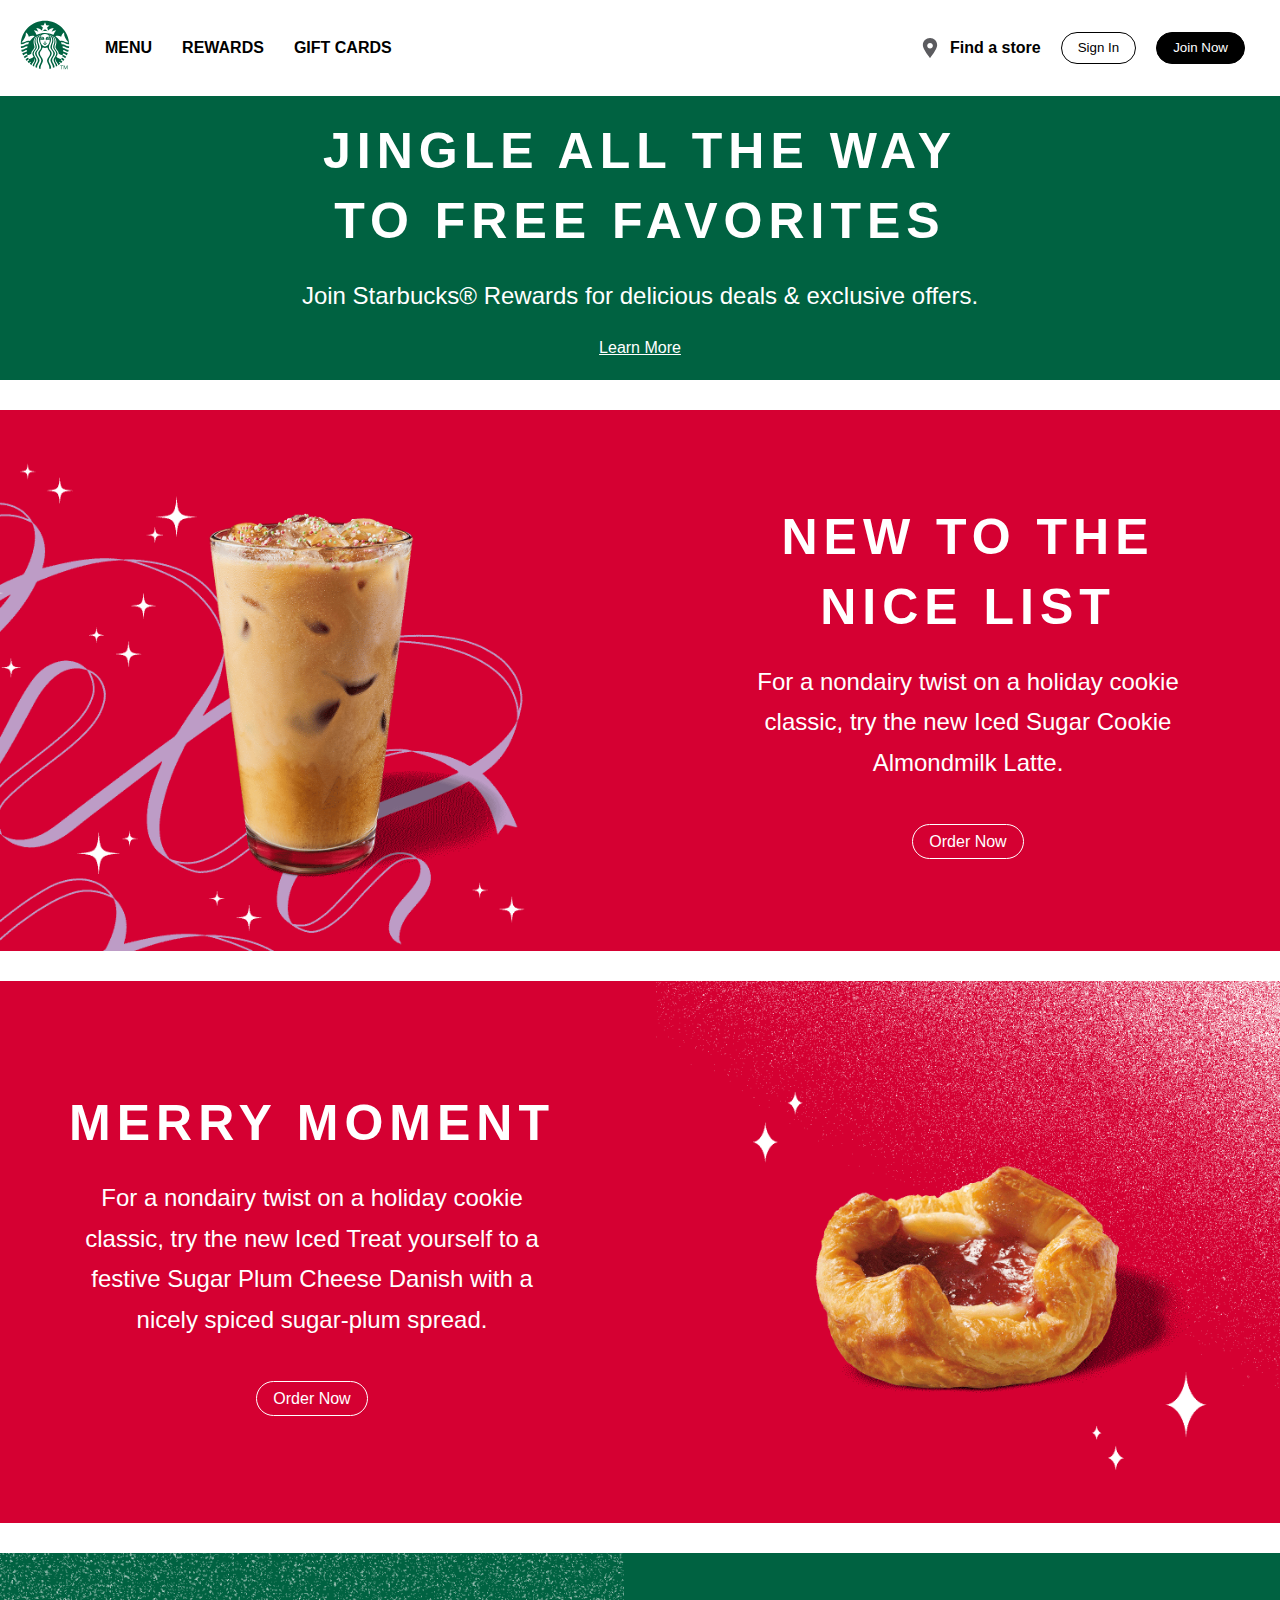
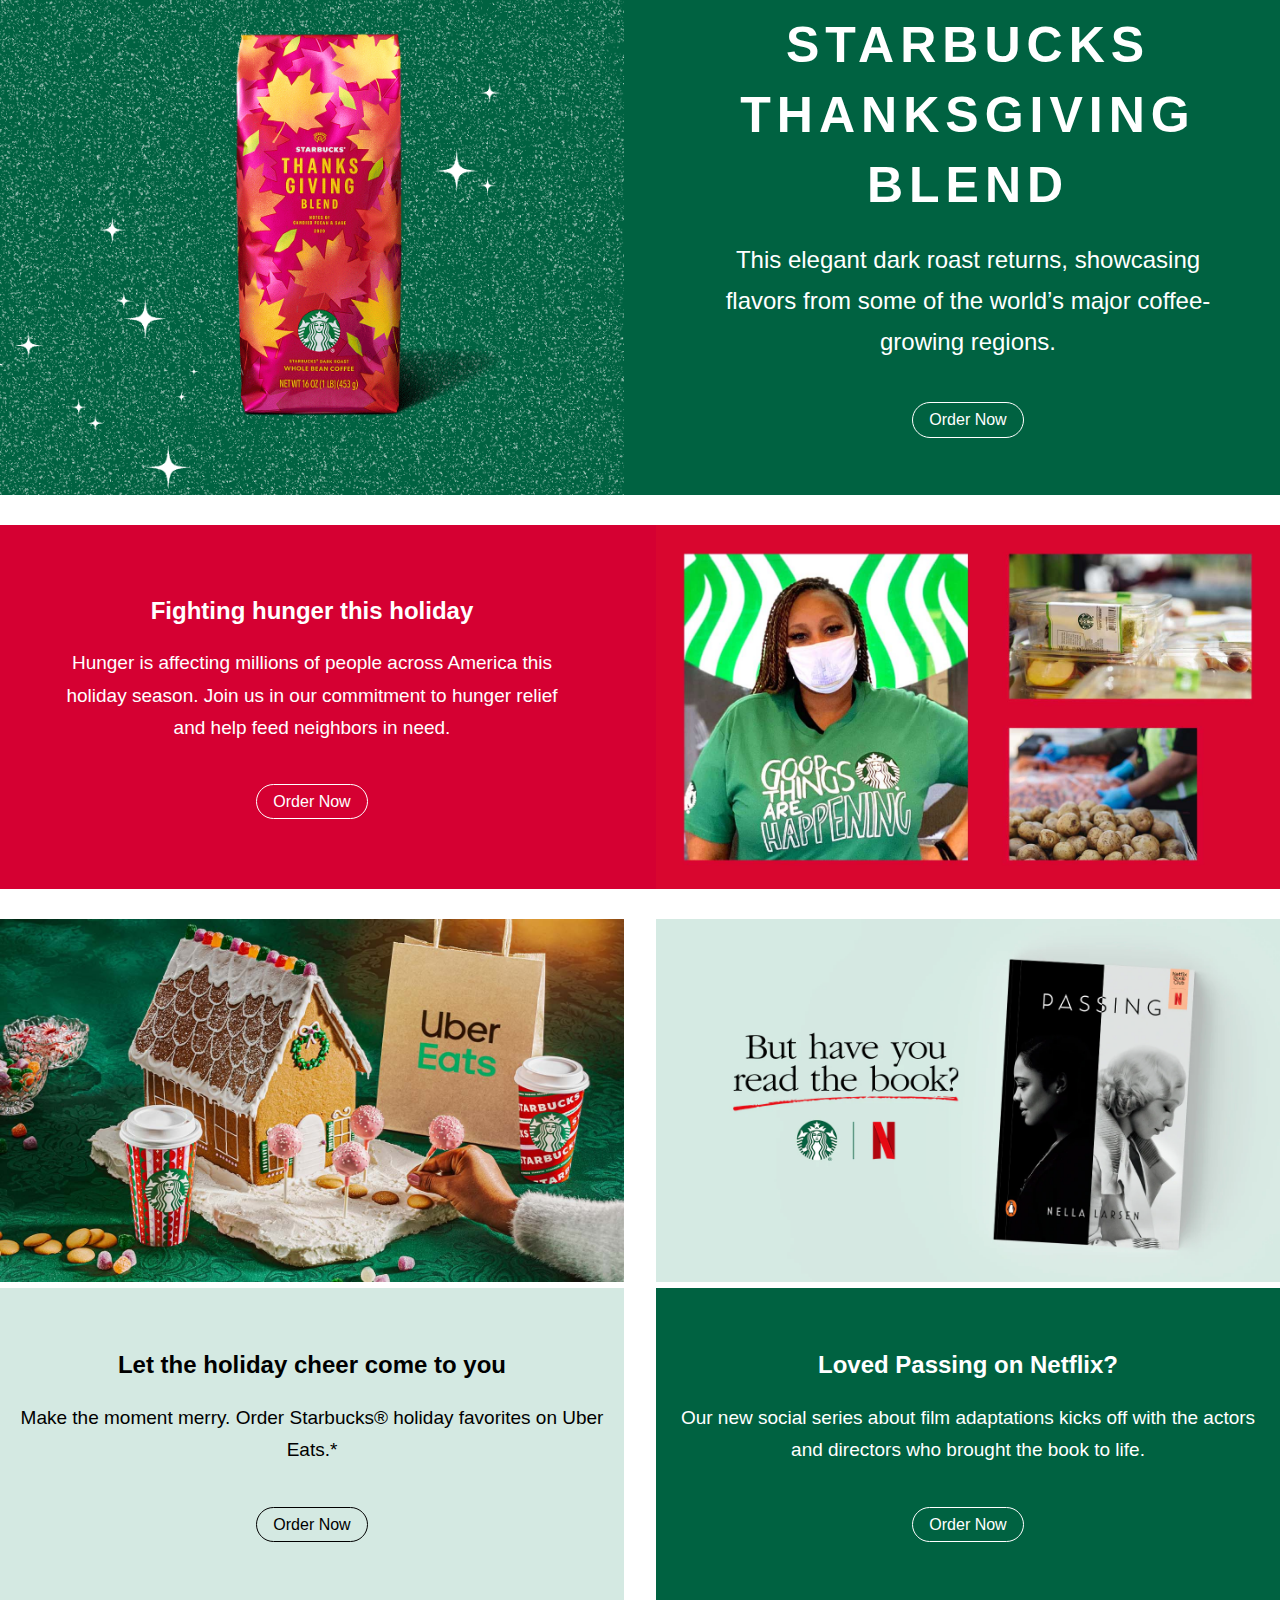
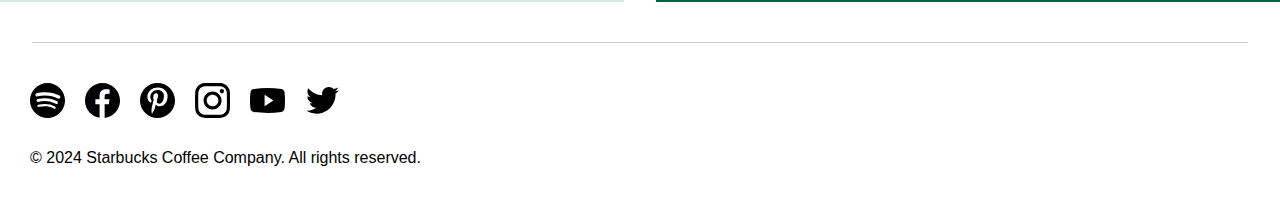
<file: index.html>
<!DOCTYPE html>
<html lang="en">
<head>
    <meta charset="UTF-8">
    <meta http-equiv="X-UA-Compatible" content="IE=edge">
    <meta name="viewport" content="width=device-width, initial-scale=1.0">
    <link rel="stylesheet" href="style.css">
    
    <title>Starbucks Coffee Company</title>
</head> 
<body>
    <nav class="navbar">
        <div class="navbar-container">
            <div class="navbar-brand">              
                <a href="index.html">
                    <img src="img/logo.svg" alt="Starbucks Logo">
                </a>
            </div>

            <ul class="navbar-nav-left">
                <li><a href="#">Menu</a></li>
                <li><a href="#">Rewards</a></li>
                <li><a href="#">Gift Cards</a></li>

            </ul>
            
            <ul class="navbar-nav-right">
                <li>
                    <a href="#">
                        <img src="img/marker.svg" alt="location icon">
                        <span> Find a store</span>
                    </a>
                </li>
                <li><button class="btn btn-dark-outline">Sign In</button></li>
                <li><button class="btn btn-dark">Join Now</button></li>
            </ul>

            <!-- Hamburger Menu -->
            <button type="button" class="hamburger" id="menu-btn">
                <span class="hamburger-top"></span>
                <span class="hamburger-middle"></span>
                <span class="hamburger-bottom"></span>
            </button>

        </div>
    </nav>
    
<!-- Mobile Menu -->
    <div class="mobile-menu hidden" id="menu">
        <ul>
            <li><a href="#">Menu</a></li>
            <li><a href="#">Rewards</a></li>
            <li><a href="#">Gift Cards</a></li>
        </ul>
        
        <div class="mobile-menu-bottom">
            <button class="btn btn-dark-outline">Sign In</button>
            <button class="btn btn-dark">Join Now</button>
            <div>
                <a href="#">
                    <img src="img/marker.svg" alt="">
                    <span>Find a Store</span>
                </a>
            </div>
        </div>
    </div>

    <!-- Box A -->
    <section class="box box-a bg-primary text-center py-md">
        <div class="box-inner">
            <h2 class="text-xl">Jingle all the way to free favorites</h2>
            <p class="text-md">Join Starbucks® Rewards for delicious deals & exclusive offers.</p>
            <a href="#">Learn More</a>
        </div>
    </section>

    <!-- Box B-->
    <section class="box box-b bg-secondary grid-col-2">
        <img src="img/box-b.png" alt="Iced Coffee">
        <div class="box-text">
            <h2 class="text-xl">New to the nice list</h2>
            <p class="text-md">For a nondairy twist on a holiday cookie classic, try the new Iced Sugar Cookie Almondmilk Latte.</p>
            <a href="#" class="btn btn-light-outline">Order Now</a>
        </div>
    </section>

    <!-- Box C-->
    <section class="box box-c bg-secondary grid-col-2 grid-reversed">
        <img src="img/box-c.png" alt="Danish">
        <div class="box-text">
            <h2 class="text-xl">Merry moment</h2>
            <p class="text-md">For a nondairy twist on a holiday cookie classic, try the new Iced Treat yourself to a festive Sugar Plum Cheese Danish with a nicely spiced sugar-plum spread.</p>
            <a href="#" class="btn btn-light-outline">Order Now</a>
        </div>
    </section>

    <!-- Box D-->
    <section class="box box-d bg-primary grid-col-2">
        <img src="img/box-d.png" alt="Coffee">
        <div class="box-text">
            <h2 class="text-xl">Starbucks Thanksgiving blend</h2>
            <p class="text-md">This elegant dark roast returns, showcasing flavors from some of the world’s major coffee-growing regions.</p>
            <a href="#" class="btn btn-light-outline">Order Now</a>
        </div>
    </section>

    <!-- Box E-->
    <section class="box box-E bg-secondary grid-col-2 grid-reversed">
        <img src="img/box-e.jpg" alt="Woman">
        <div class="box-text">
            <h2 class="text-md">Fighting hunger this holiday</h2>
            <p class="text-sm">Hunger is affecting millions of people across America this holiday season. Join us in our commitment to hunger relief and help feed neighbors in need.</p>
            <a href="#" class="btn btn-light-outline">Order Now</a>
        </div>
    </section>

    <!--Box F-->
    <section class="box box-f grid-col-2">
        <div>
            <img src="img/box-f1.jpg" alt="Treats">
            <div class="bg-extra py-lg">
                <div class="box-text">
                    <h2 class="text-md">Let the holiday cheer come to you</h2>
                    <p class="text-sm">Make the moment merry. Order Starbucks® holiday favorites on Uber Eats.*</p>
                    <a href="#" class="btn btn-dark-outline">Order Now</a>
                </div>
            </div>
        </div>

        <div>
            <img src="img/box-f2.jpg" alt="Book">
            <div class="bg-primary py-lg">
                <div class="box-text">
                    <h2 class="text-md">Loved Passing on Netflix?</h2>
                    <p class="text-sm">Our new social series about film adaptations kicks off with the actors and directors who brought the book to life.</p>
                    <a href="#" class="btn btn-light-outline">Order Now</a>
                </div>
            </div>    
        </div>
    </section>

    <div class="divider"></div>

    <footer class="footer">
        <div class="footer-container">
            <div class="social">
                <a href="https://spotify.com">
                    <img src="./img/social-spotify.svg" alt="" />
                  </a>
                <a href="https://facebook.com">
                    <img src="./img/social-facebook.svg" alt="" />
                </a>
                <a href="https://pinterest.com">
                    <img src="./img/social-pinterest.svg" alt="" />
                </a>
                  <a href="https://instagram.com">
                    <img src="./img/social-instagram.svg" alt="" />
                </a>
                <a href="https://youtube.com">
                    <img src="./img/social-youtube.svg" alt="" />
                </a>
                <a href="https://twitter.com">
                    <img src="./img/social-twitter.svg" alt="" />
                </a>
            </div>
            <p>© 2024 Starbucks Coffee Company. All rights reserved.</p>
        </div>
    </footer>

    <script src="script.js"></script>
</body>
</html>
</file>
<file: style.css>
:root {
    --color-primary: #006241;
    --color-secondary: #d50032;
    --color-extra: #d4e9e2; 
}

* {
    box-sizing: border-box;
    margin: 0; 
    padding: 0; 
}
html, body {
    font-family: "Open sans", sans-serif; 
    line-height: 1.4;
    color: #000;
}

a {
    color: #000;
}

ul {
    list-style: none;
}

p {
    margin: 5px 0; 
    line-height: 1.7; 

}

img {
    max-width: 100%;
}

section a {
    color: #fff; 
}
/* Navbar */

.navbar{
    width: 100%;
    height: auto;
    background-color: white;
    padding: 20px;
    box-shadow: 0 1px 3px rgb(0 0 0 / 10%), 0 2px 2px rgb(0 0 0 / 6%),
    0 0 2px rgb(0 0 0 / 7%);
}

.navbar-container {
    display: flex;
    justify-content: space-between;
    align-items: center;
}

.navbar ul {
    display: flex;
    align-items: center;
}

.navbar li {
    margin: 0px 15px; 
    font-weight: bold; 
}

.navbar a {
    color: #000;
    text-decoration: none; 
}

.navbar a:hover {
    color: var(--color-primary);

}

.navbar-brand img {
    width: 50px; 
    height: 50px; 
}

.navbar-nav-left {
    text-transform: uppercase; 
    flex: 1;
    margin-left: 20px;
}
.navbar-nav-right li:first-child a {
    display: flex;
    align-items: center;
}
.navbar-nav-right img {
    height: 20px;
    width: 20px; 
    margin-right: 10px; 
}

.navbar-nav-right li:nth-child(2) {
    margin: 0 5px;
}

/* Footer and Social */

.footer-container {
    width: 100%;
    max-width: 1440px; 
    margin: 0 auto; 
    padding: 0 30px 30px; 
}

.social {
    display: flex;
    align-items: center; 
    margin: 20px 0; 
}

.social img {
    width: 35px; 
    height: 35px; 
}

.social a {
    text-decoration: none;
    margin-right: 20px;  
}

.divider {
    width: 95%; 
    height: 1px; 
    background-color: #ccc;
    margin: 40px auto; 
}

/* Box */

.box {
    margin-bottom: 30px; 
}

.box-inner {
    max-width: 700px;
    margin: 0 auto; 
}

.box-text {
    max-width: 500px; 
    text-align: center;
    justify-self: center;
    padding: 20px 0; 
    margin: 0 auto;  
}

.box-text .btn {
    margin-top: 20px;
}

.box-f .box-text {
    max-width: 600px; 
}
/* Grid Styles */
.grid-col-2 {
    display: grid; 
    grid-template-columns: repeat(2, 1fr);
    gap: 2rem;
    align-items: center; 
    justify-content: space-between;
}

.grid-reversed :first-child {
    order: 2; 

}

/* Buttons */
.btn {
    cursor: pointer;
    display: inline-block;
    background: none;
    border: 1px solid black;
    border-radius: 50px; 
    padding: 7px 16px; 
    line-height: 1.2; 
    text-align: center;
    text-decoration: none; 
}

.btn-dark-outline {
    border-color: #000;
    color: #000;
}

.btn-dark-outline:hover,
.btn-light-outline:hover {
    background-color: rgba(0, 0, 0, 0.06);
}

.btn-light-outline {
    border-color: #fff;
    color: #fff;
}

.btn-dark {
    background-color: #000;
    color: #fff;
}

.btn-dark:hover {
    background-color: #333;
}

/* Backgrounds */

.bg-primary {
    background-color: var(--color-primary);
    color: #fff;
}

.bg-secondary {
    background-color: var(--color-secondary);
    color: #fff;
}

.bg-extra {
    background-color: var(--color-extra);
    color: #000;
}

.bg-dark {
    background-color: var(--color-dark);
    color: #000;
}

/* Text Styling */

.text-center {
    text-align: center;
}

.text-xl {
    font-size: 50px; 
    text-transform: uppercase;
    letter-spacing: 6px; 
    font-weight: 600;
    margin-bottom: 20px; 
}

.text-lg {
    font-size: 50px; 
    text-transform: uppercase;
    letter-spacing: 6px; 
    font-weight: 600;
    margin-bottom: 20px; 
}

.text-md {
    font-size: 24px; 
    margin-bottom: 20px; 
}

.text-sm {
    font-size: 19px; 
    margin-bottom: 20px; 
}

/* Padding */

.py-sm {
    padding: 10px 0;
}

.py-md {
    padding: 20px 0;
}

.py-lg {
    padding: 40px 0;
}

/* Hamburger Menu */

.hamburger {
    cursor: pointer;
    width: 24px; 
    height: 24px; 
    position: relative;
    background: none;
    border: none;
    z-index: 10; 
    transition: all 0.25sec; 
    display: none; 
}

.hamburger-top,
.hamburger-middle,
.hamburger-bottom {
    height: 2px; 
    width: 24px;
    background: #000; 
    position: absolute; 
    top: 0; 
    left: 0;
    transform: rotate (0);
    transition: all .5s; 
}

.hamburger-middle {
    transform: translateY(7px);
}

.hamburger-bottom {
    transform: translateY(14px);
}

.open .hamburger-top {
    transform: rotate(45deg) translatey(6px) translatex(6px);
}

.open .hamburger-middle {
    display: none; 
}

.open .hamburger-bottom {
    transform: rotate(-45deg) translatey(6px) translatex(-6px);
}

/* Mobile Menu */

.mobile-menu {
    position: fixed;
    top: 85px; 
    right: 0; 
    background-color: #fff;
    width: 90%;
    height: 100%;
    color: #000;
    padding: 30px; 
    box-shadow: inset 0 4px 3px -3px rgb(0 0 0 / 10%),
    inset 0 4px 2px -2px rgb(0 0 0 / 7%);
    transition: all 0.3s;
}

.mobile-menu img {
    height: 20px; 
    width: 20px; 
    margin-right: 10px; 

}

.mobile-menu ul {
    line-height: 3;
    border-bottom: #777 solid 1px; 
    padding-bottom: 10px;
    margin-bottom: 30px;
}

.mobile-menu a {
    text-decoration: none; 
    font-size: 20px; 
}

.mobile-menu a:hover {
    color: var(--color-primary);
}

.mobile-menu div {
    margin-top: 20px;   
}

.mobile-menu div a {
    display: flex;
    align-items: center;
    font-size: 16px; 
}

.hidden {
    transform: translateX(100%);
}

.no-scroll {
    overflow: hidden;
}

@media (max-width: 960px) {
    .text-xl {
        font-size: 30px;
    }
    .text-lg {
        font-size: 25px;
    }
    .text-md {
        font-size: 19px;
    }
}

@media (min-width: 1440px) {
    .box {
        max-width: 1440px;
        margin-right: auto;
        margin-left: auto;
    }    
}

@media (max-width: 768px) {
    .hamburger {
        display: block; 
    }

    .grid-col-2 {
        grid-template-columns: 1fr; 
    }

    .grid-reversed :first-child {
        order: 0; 
    }
    .navbar-brand img {
        width: 40px;
        height: 40px; 
    }
    .navbar .navbar-nav-left,
    .navbar .navbar-nav-right {
        display: none; 
    }

    .footer {
        text-align: center; 
    }
}
</file>
